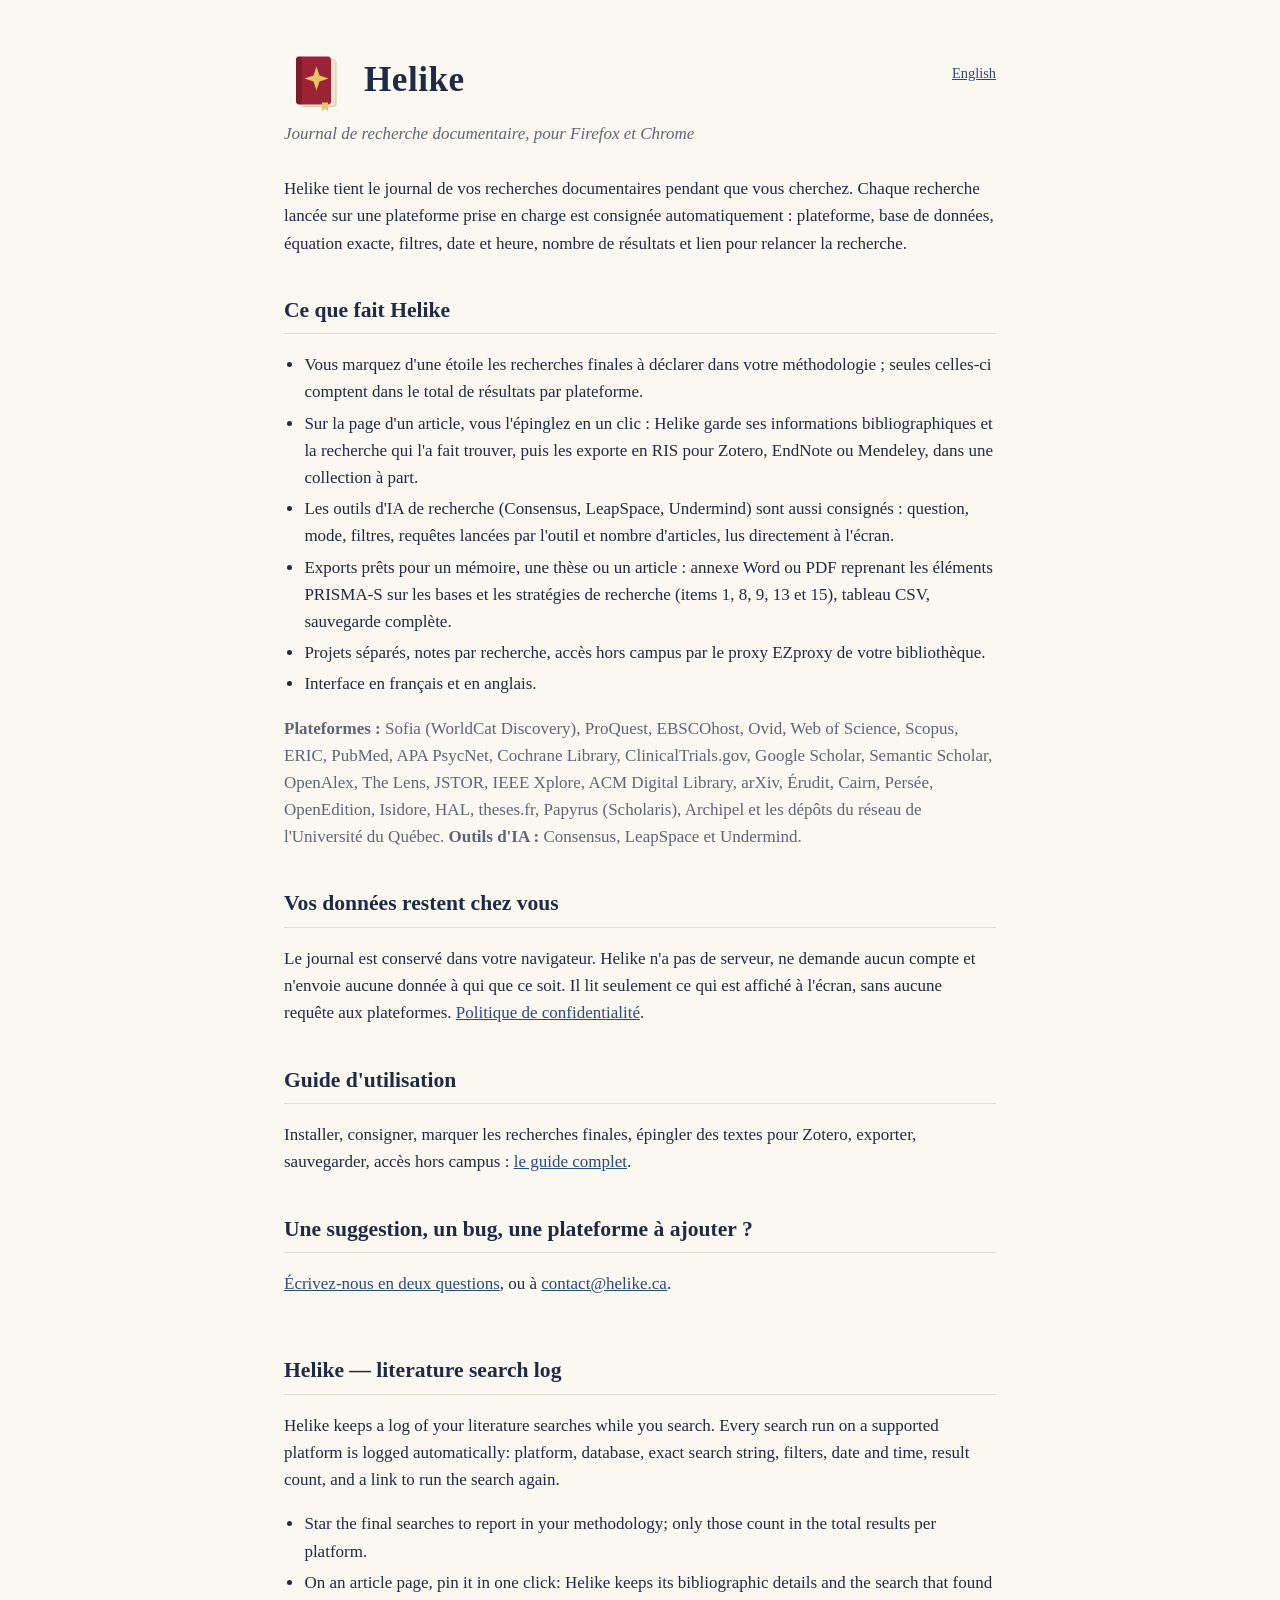
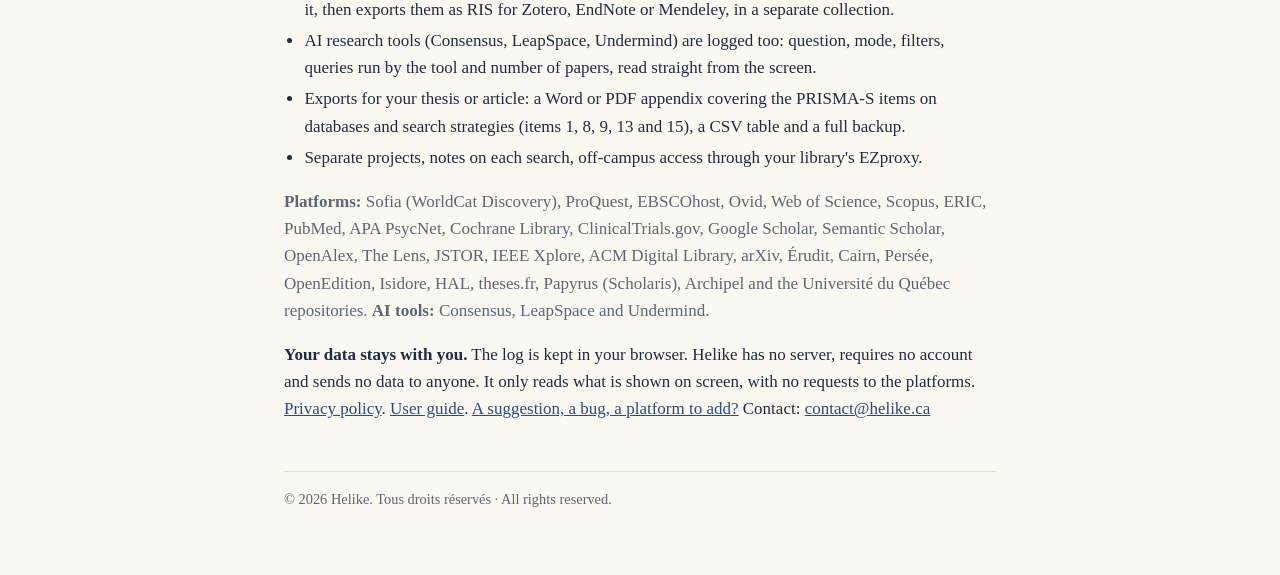
<file: index.html>
<!DOCTYPE html>
<html lang="fr">
<head>
<meta charset="utf-8">
<meta name="viewport" content="width=device-width, initial-scale=1">
<title>Helike — journal de recherche documentaire</title>
<meta name="description" content="Extension Firefox et Chrome qui consigne automatiquement chaque recherche documentaire : équation, filtres, date, nombre de résultats, puis exporte une annexe méthodologique reprenant les éléments PRISMA-S sur les bases et les stratégies de recherche.">
<link rel="icon" href="favicon.png">
<link rel="stylesheet" href="style.css">
</head>
<body>
<main>
  <p class="lang"><a href="#en" lang="en">English</a></p>
  <header>
    <img src="logo.png" alt="">
    <h1>Helike</h1>
  </header>
  <p class="tag">Journal de recherche documentaire, pour Firefox et Chrome</p>

  <p>Helike tient le journal de vos recherches documentaires pendant que vous cherchez. Chaque recherche lancée sur une plateforme prise en charge est consignée automatiquement : plateforme, base de données, équation exacte, filtres, date et heure, nombre de résultats et lien pour relancer la recherche.</p>

  <h2>Ce que fait Helike</h2>
  <ul>
    <li>Vous marquez d'une étoile les recherches finales à déclarer dans votre méthodologie ; seules celles-ci comptent dans le total de résultats par plateforme.</li>
    <li>Sur la page d'un article, vous l'épinglez en un clic : Helike garde ses informations bibliographiques et la recherche qui l'a fait trouver, puis les exporte en RIS pour Zotero, EndNote ou Mendeley, dans une collection à part.</li>
    <li>Les outils d'IA de recherche (Consensus, LeapSpace, Undermind) sont aussi consignés : question, mode, filtres, requêtes lancées par l'outil et nombre d'articles, lus directement à l'écran.</li>
    <li>Exports prêts pour un mémoire, une thèse ou un article : annexe Word ou PDF reprenant les éléments PRISMA-S sur les bases et les stratégies de recherche (items 1, 8, 9, 13 et 15), tableau CSV, sauvegarde complète.</li>
    <li>Projets séparés, notes par recherche, accès hors campus par le proxy EZproxy de votre bibliothèque.</li>
    <li>Interface en français et en anglais.</li>
  </ul>
  <p class="platforms"><strong>Plateformes :</strong> Sofia (WorldCat Discovery), ProQuest, EBSCOhost, Ovid, Web of Science, Scopus, ERIC, PubMed, APA PsycNet, Cochrane Library, ClinicalTrials.gov, Google Scholar, Semantic Scholar, OpenAlex, The Lens, JSTOR, IEEE Xplore, ACM Digital Library, arXiv, Érudit, Cairn, Persée, OpenEdition, Isidore, HAL, theses.fr, Papyrus (Scholaris), Archipel et les dépôts du réseau de l'Université du Québec. <strong>Outils d'IA :</strong> Consensus, LeapSpace et Undermind.</p>

  <h2>Vos données restent chez vous</h2>
  <p>Le journal est conservé dans votre navigateur. Helike n'a pas de serveur, ne demande aucun compte et n'envoie aucune donnée à qui que ce soit. Il lit seulement ce qui est affiché à l'écran, sans aucune requête aux plateformes. <a href="confidentialite.html">Politique de confidentialité</a>.</p>

  <h2>Guide d'utilisation</h2>
  <p>Installer, consigner, marquer les recherches finales, épingler des textes pour Zotero, exporter, sauvegarder, accès hors campus : <a href="guide.html">le guide complet</a>.</p>

  <h2>Une suggestion, un bug, une plateforme à ajouter&nbsp;?</h2>
  <p><a href="https://docs.google.com/forms/d/e/1FAIpQLSe7uaMrdlYzTh2SAk1WCn-XUjPD6K7WmzuD_Lf5RYGt21luvQ/viewform">Écrivez-nous en deux questions</a>, ou à <a href="mailto:contact@helike.ca">contact@helike.ca</a>.</p>

  <section class="en" id="en" lang="en">
    <h2>Helike — literature search log</h2>
    <p>Helike keeps a log of your literature searches while you search. Every search run on a supported platform is logged automatically: platform, database, exact search string, filters, date and time, result count, and a link to run the search again.</p>
    <ul>
      <li>Star the final searches to report in your methodology; only those count in the total results per platform.</li>
      <li>On an article page, pin it in one click: Helike keeps its bibliographic details and the search that found it, then exports them as RIS for Zotero, EndNote or Mendeley, in a separate collection.</li>
      <li>AI research tools (Consensus, LeapSpace, Undermind) are logged too: question, mode, filters, queries run by the tool and number of papers, read straight from the screen.</li>
      <li>Exports for your thesis or article: a Word or PDF appendix covering the PRISMA-S items on databases and search strategies (items 1, 8, 9, 13 and 15), a CSV table and a full backup.</li>
      <li>Separate projects, notes on each search, off-campus access through your library's EZproxy.</li>
    </ul>
    <p class="platforms"><strong>Platforms:</strong> Sofia (WorldCat Discovery), ProQuest, EBSCOhost, Ovid, Web of Science, Scopus, ERIC, PubMed, APA PsycNet, Cochrane Library, ClinicalTrials.gov, Google Scholar, Semantic Scholar, OpenAlex, The Lens, JSTOR, IEEE Xplore, ACM Digital Library, arXiv, Érudit, Cairn, Persée, OpenEdition, Isidore, HAL, theses.fr, Papyrus (Scholaris), Archipel and the Université du Québec repositories. <strong>AI tools:</strong> Consensus, LeapSpace and Undermind.</p>
    <p><strong>Your data stays with you.</strong> The log is kept in your browser. Helike has no server, requires no account and sends no data to anyone. It only reads what is shown on screen, with no requests to the platforms. <a href="confidentialite.html#en">Privacy policy</a>. <a href="guide.html#en">User guide</a>. <a href="https://docs.google.com/forms/d/e/1FAIpQLSds3YNCCOYb06Co3VNR_ipqxJ22HIlTQAzhvXdJSnXeCwVnEw/viewform">A suggestion, a bug, a platform to add?</a> Contact: <a href="mailto:contact@helike.ca">contact@helike.ca</a></p>
  </section>

  <footer>© 2026 Helike. Tous droits réservés · All rights reserved.</footer>
</main>
</body>
</html>
</file>
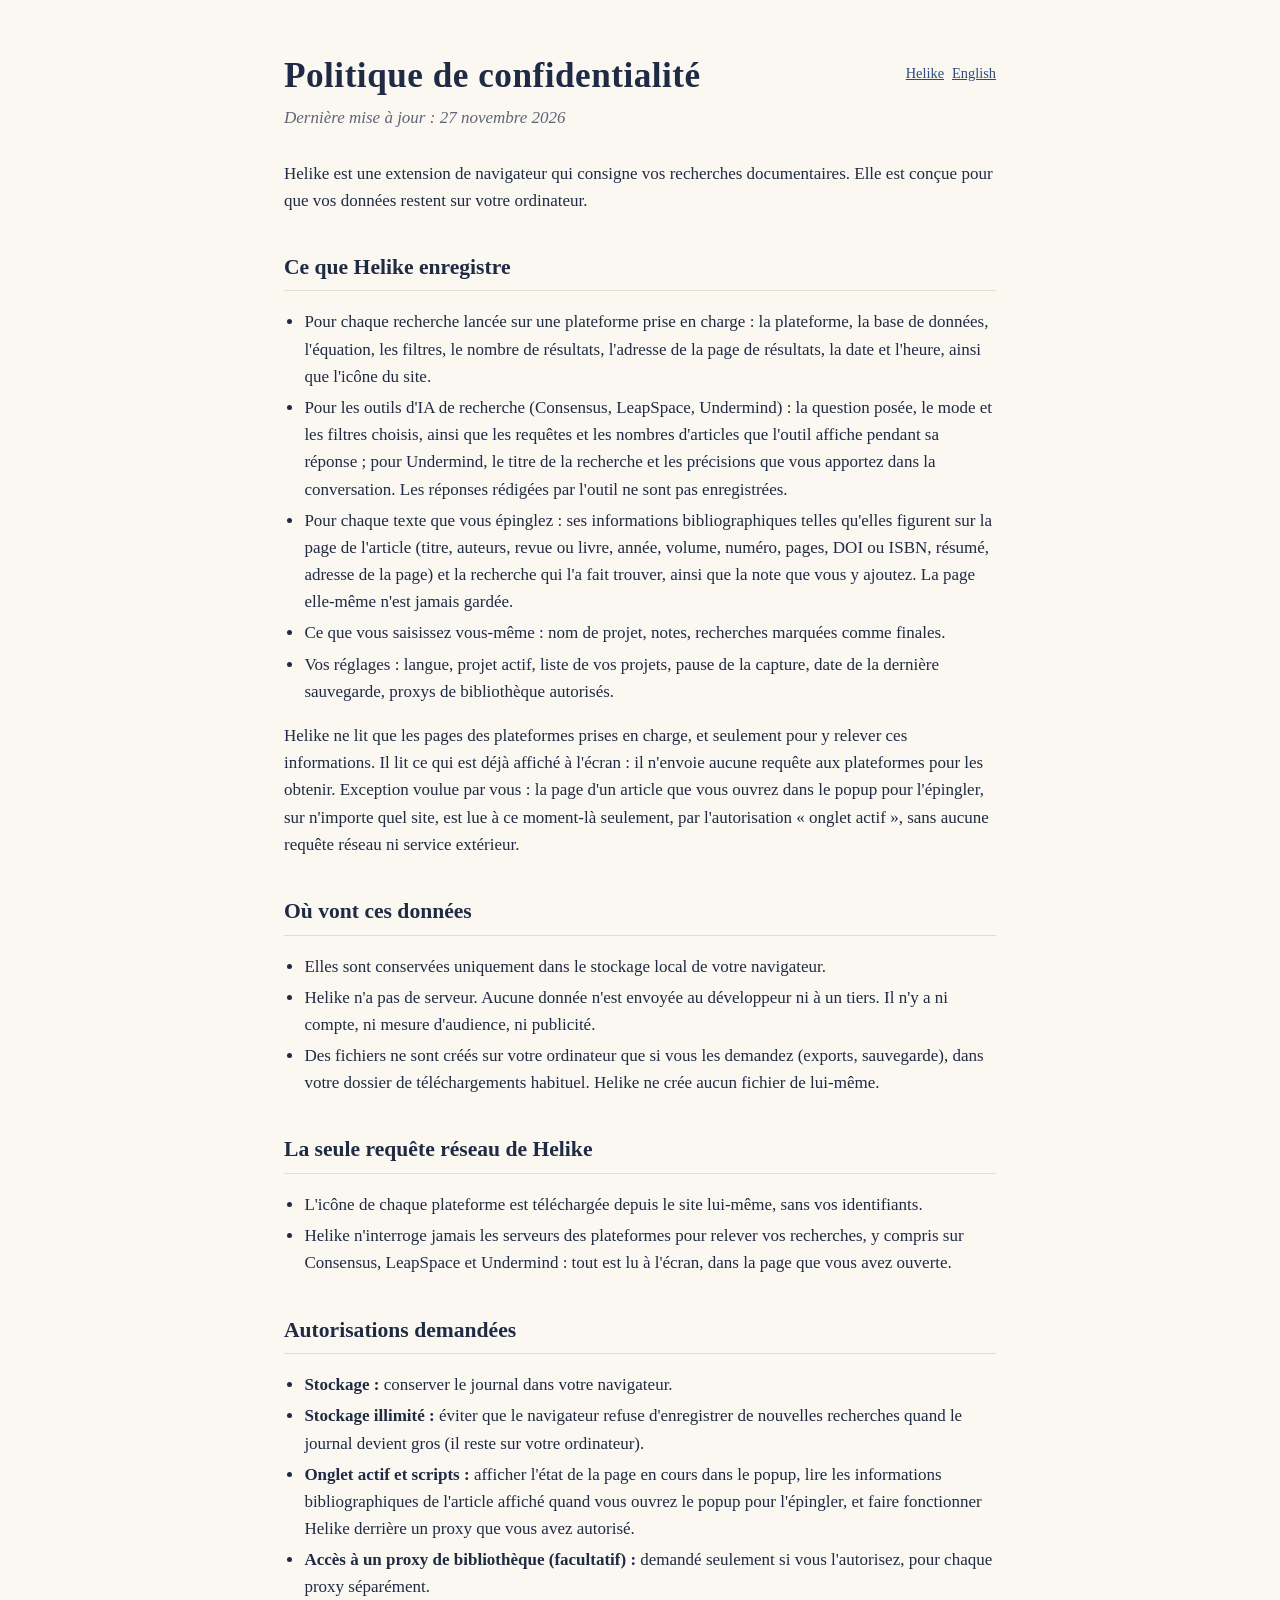
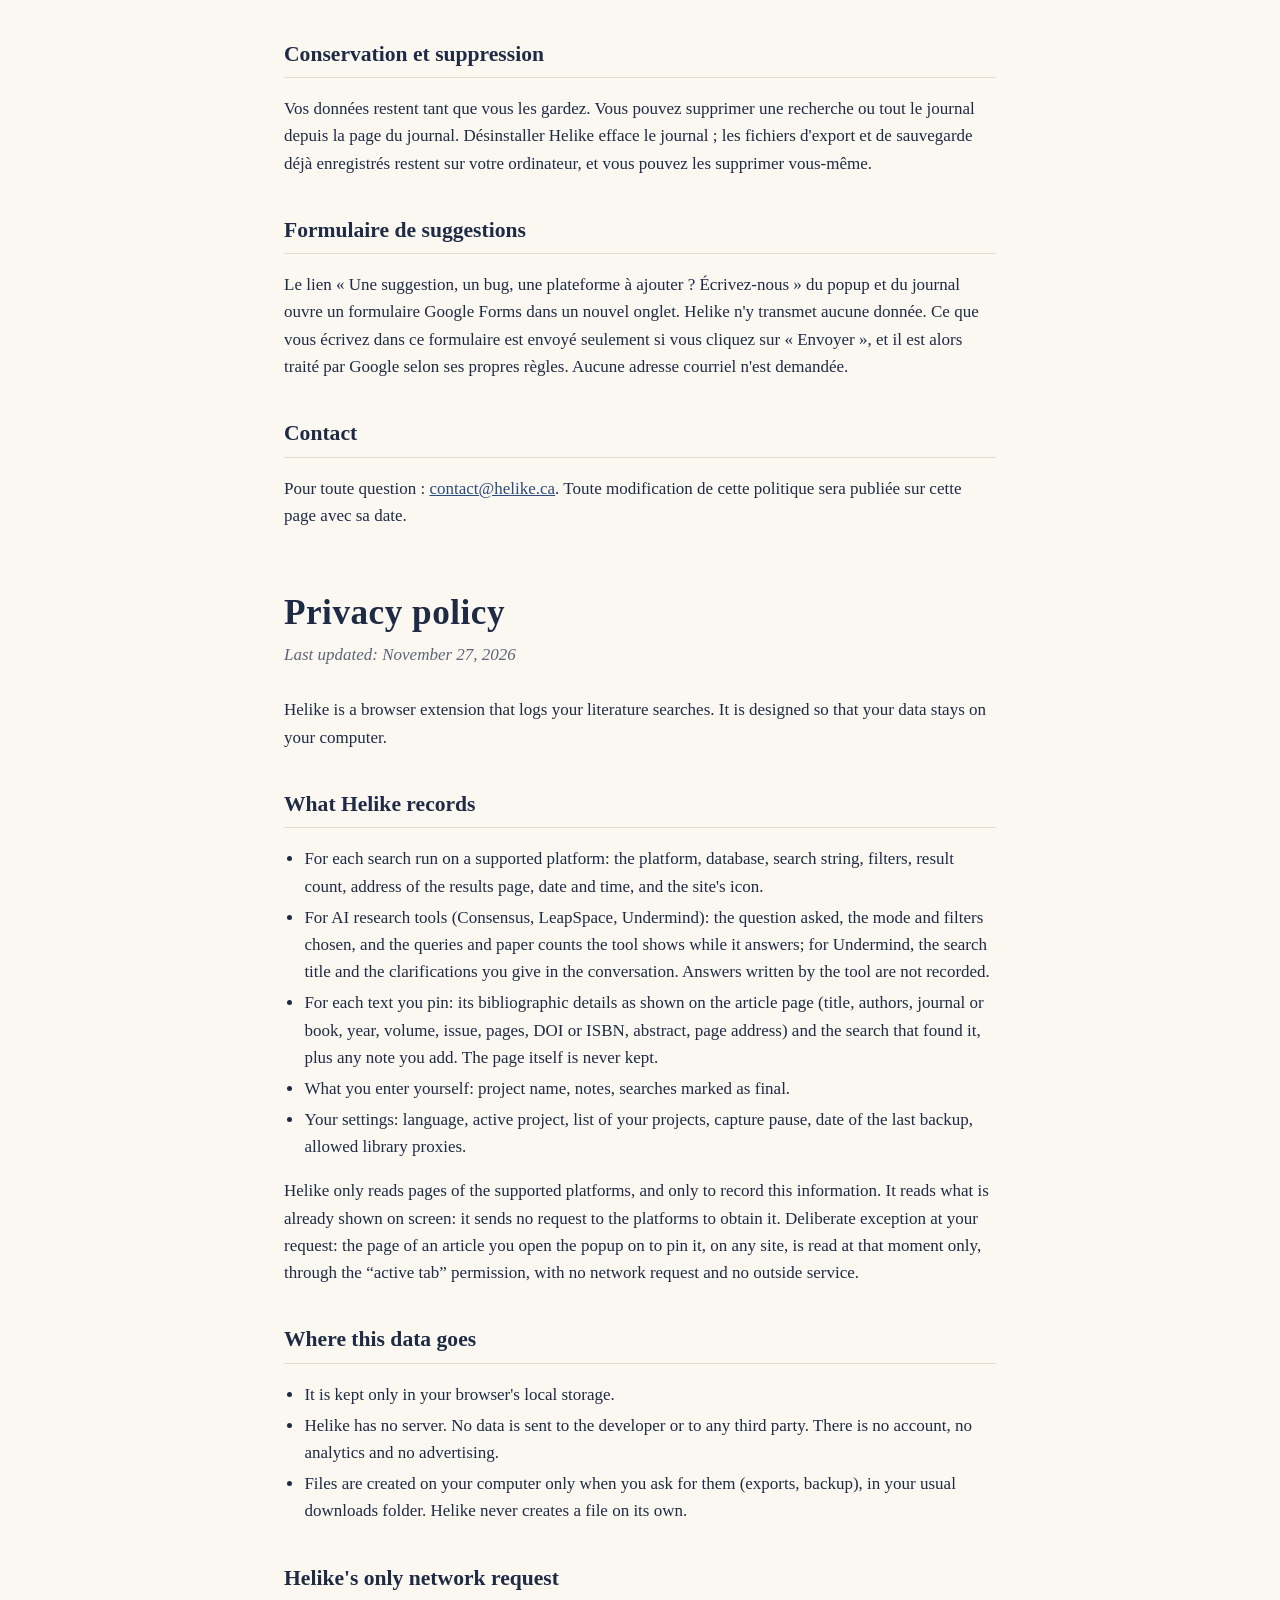
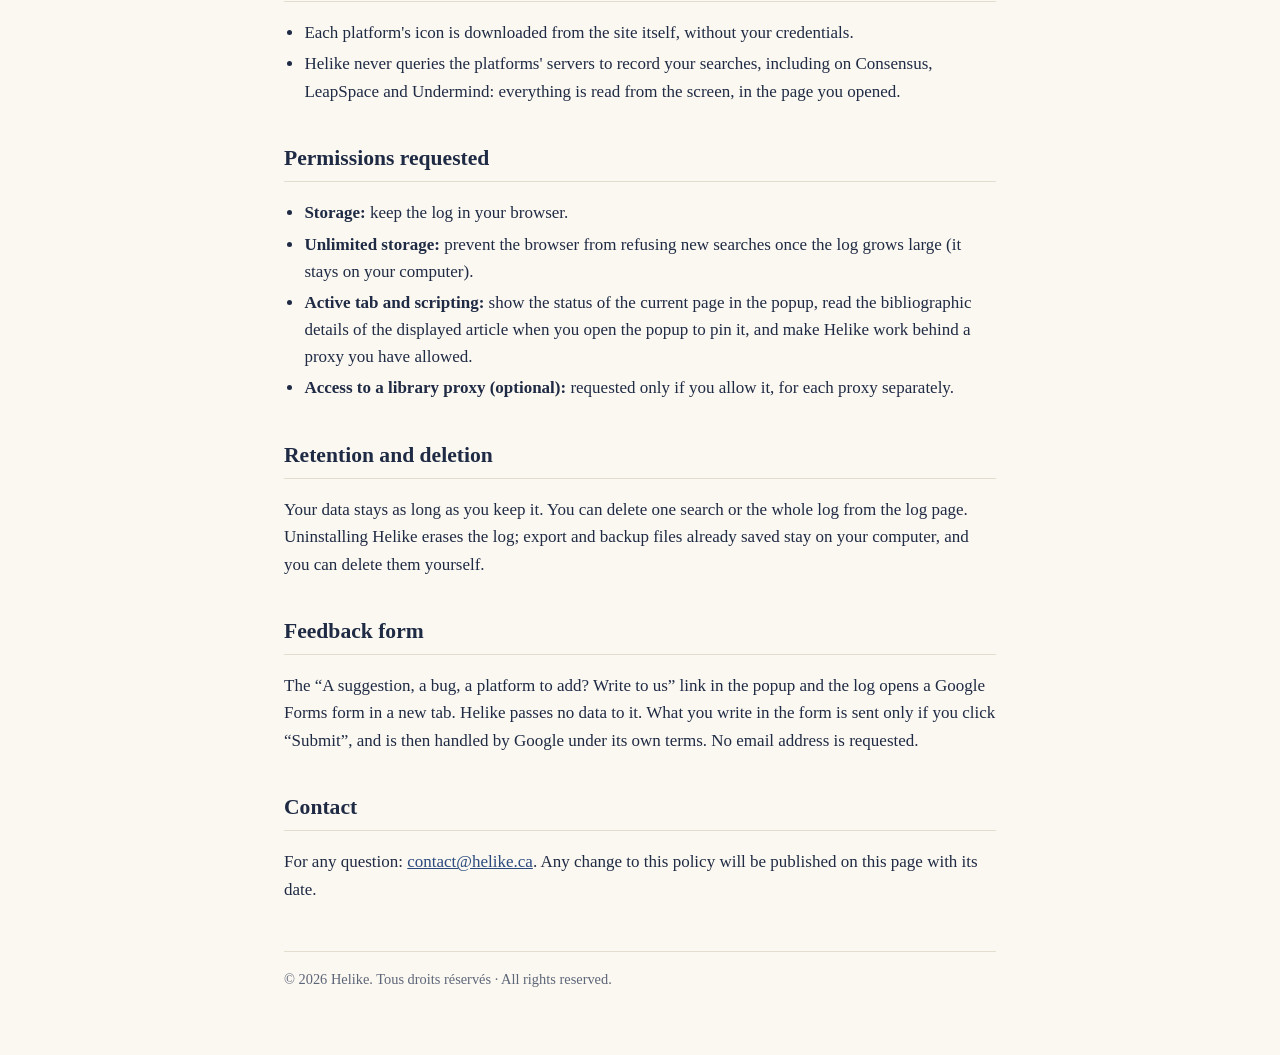
<file: confidentialite.html>
<!DOCTYPE html>
<html lang="fr">
<head>
<meta charset="utf-8">
<meta name="viewport" content="width=device-width, initial-scale=1">
<title>Helike — politique de confidentialité · privacy policy</title>
<link rel="icon" href="favicon.png">
<link rel="stylesheet" href="style.css">
</head>
<body>
<main>
  <p class="lang"><a href="index.html">Helike</a><a href="#en" lang="en">English</a></p>
  <h1>Politique de confidentialité</h1>
  <p class="tag">Dernière mise à jour : 27 novembre 2026</p>
  <p>Helike est une extension de navigateur qui consigne vos recherches documentaires. Elle est conçue pour que vos données restent sur votre ordinateur.</p>

  <h2>Ce que Helike enregistre</h2>
  <ul>
    <li>Pour chaque recherche lancée sur une plateforme prise en charge : la plateforme, la base de données, l'équation, les filtres, le nombre de résultats, l'adresse de la page de résultats, la date et l'heure, ainsi que l'icône du site.</li>
    <li>Pour les outils d'IA de recherche (Consensus, LeapSpace, Undermind) : la question posée, le mode et les filtres choisis, ainsi que les requêtes et les nombres d'articles que l'outil affiche pendant sa réponse ; pour Undermind, le titre de la recherche et les précisions que vous apportez dans la conversation. Les réponses rédigées par l'outil ne sont pas enregistrées.</li>
    <li>Pour chaque texte que vous épinglez : ses informations bibliographiques telles qu'elles figurent sur la page de l'article (titre, auteurs, revue ou livre, année, volume, numéro, pages, DOI ou ISBN, résumé, adresse de la page) et la recherche qui l'a fait trouver, ainsi que la note que vous y ajoutez. La page elle-même n'est jamais gardée.</li>
    <li>Ce que vous saisissez vous-même : nom de projet, notes, recherches marquées comme finales.</li>
    <li>Vos réglages : langue, projet actif, liste de vos projets, pause de la capture, date de la dernière sauvegarde, proxys de bibliothèque autorisés.</li>
  </ul>
  <p>Helike ne lit que les pages des plateformes prises en charge, et seulement pour y relever ces informations. Il lit ce qui est déjà affiché à l'écran : il n'envoie aucune requête aux plateformes pour les obtenir. Exception voulue par vous : la page d'un article que vous ouvrez dans le popup pour l'épingler, sur n'importe quel site, est lue à ce moment-là seulement, par l'autorisation «&nbsp;onglet actif&nbsp;», sans aucune requête réseau ni service extérieur.</p>

  <h2>Où vont ces données</h2>
  <ul>
    <li>Elles sont conservées uniquement dans le stockage local de votre navigateur.</li>
    <li>Helike n'a pas de serveur. Aucune donnée n'est envoyée au développeur ni à un tiers. Il n'y a ni compte, ni mesure d'audience, ni publicité.</li>
    <li>Des fichiers ne sont créés sur votre ordinateur que si vous les demandez (exports, sauvegarde), dans votre dossier de téléchargements habituel. Helike ne crée aucun fichier de lui-même.</li>
  </ul>

  <h2>La seule requête réseau de Helike</h2>
  <ul>
    <li>L'icône de chaque plateforme est téléchargée depuis le site lui-même, sans vos identifiants.</li>
    <li>Helike n'interroge jamais les serveurs des plateformes pour relever vos recherches, y compris sur Consensus, LeapSpace et Undermind : tout est lu à l'écran, dans la page que vous avez ouverte.</li>
  </ul>

  <h2>Autorisations demandées</h2>
  <ul>
    <li><strong>Stockage :</strong> conserver le journal dans votre navigateur.</li>
    <li><strong>Stockage illimité :</strong> éviter que le navigateur refuse d'enregistrer de nouvelles recherches quand le journal devient gros (il reste sur votre ordinateur).</li>
    <li><strong>Onglet actif et scripts :</strong> afficher l'état de la page en cours dans le popup, lire les informations bibliographiques de l'article affiché quand vous ouvrez le popup pour l'épingler, et faire fonctionner Helike derrière un proxy que vous avez autorisé.</li>
    <li><strong>Accès à un proxy de bibliothèque (facultatif) :</strong> demandé seulement si vous l'autorisez, pour chaque proxy séparément.</li>
  </ul>

  <h2>Conservation et suppression</h2>
  <p>Vos données restent tant que vous les gardez. Vous pouvez supprimer une recherche ou tout le journal depuis la page du journal. Désinstaller Helike efface le journal ; les fichiers d'export et de sauvegarde déjà enregistrés restent sur votre ordinateur, et vous pouvez les supprimer vous-même.</p>

  <h2>Formulaire de suggestions</h2>
  <p>Le lien «&nbsp;Une suggestion, un bug, une plateforme à ajouter&nbsp;? Écrivez-nous&nbsp;» du popup et du journal ouvre un formulaire Google Forms dans un nouvel onglet. Helike n'y transmet aucune donnée. Ce que vous écrivez dans ce formulaire est envoyé seulement si vous cliquez sur «&nbsp;Envoyer&nbsp;», et il est alors traité par Google selon ses propres règles. Aucune adresse courriel n'est demandée.</p>

  <h2>Contact</h2>
  <p>Pour toute question : <a href="mailto:contact@helike.ca">contact@helike.ca</a>. Toute modification de cette politique sera publiée sur cette page avec sa date.</p>

  <section class="en" id="en" lang="en">
    <h1>Privacy policy</h1>
    <p class="tag">Last updated: November 27, 2026</p>
    <p>Helike is a browser extension that logs your literature searches. It is designed so that your data stays on your computer.</p>

    <h2>What Helike records</h2>
    <ul>
      <li>For each search run on a supported platform: the platform, database, search string, filters, result count, address of the results page, date and time, and the site's icon.</li>
      <li>For AI research tools (Consensus, LeapSpace, Undermind): the question asked, the mode and filters chosen, and the queries and paper counts the tool shows while it answers; for Undermind, the search title and the clarifications you give in the conversation. Answers written by the tool are not recorded.</li>
      <li>For each text you pin: its bibliographic details as shown on the article page (title, authors, journal or book, year, volume, issue, pages, DOI or ISBN, abstract, page address) and the search that found it, plus any note you add. The page itself is never kept.</li>
      <li>What you enter yourself: project name, notes, searches marked as final.</li>
      <li>Your settings: language, active project, list of your projects, capture pause, date of the last backup, allowed library proxies.</li>
    </ul>
    <p>Helike only reads pages of the supported platforms, and only to record this information. It reads what is already shown on screen: it sends no request to the platforms to obtain it. Deliberate exception at your request: the page of an article you open the popup on to pin it, on any site, is read at that moment only, through the “active tab” permission, with no network request and no outside service.</p>

    <h2>Where this data goes</h2>
    <ul>
      <li>It is kept only in your browser's local storage.</li>
      <li>Helike has no server. No data is sent to the developer or to any third party. There is no account, no analytics and no advertising.</li>
      <li>Files are created on your computer only when you ask for them (exports, backup), in your usual downloads folder. Helike never creates a file on its own.</li>
    </ul>

    <h2>Helike's only network request</h2>
    <ul>
      <li>Each platform's icon is downloaded from the site itself, without your credentials.</li>
      <li>Helike never queries the platforms' servers to record your searches, including on Consensus, LeapSpace and Undermind: everything is read from the screen, in the page you opened.</li>
    </ul>

    <h2>Permissions requested</h2>
    <ul>
      <li><strong>Storage:</strong> keep the log in your browser.</li>
      <li><strong>Unlimited storage:</strong> prevent the browser from refusing new searches once the log grows large (it stays on your computer).</li>
      <li><strong>Active tab and scripting:</strong> show the status of the current page in the popup, read the bibliographic details of the displayed article when you open the popup to pin it, and make Helike work behind a proxy you have allowed.</li>
      <li><strong>Access to a library proxy (optional):</strong> requested only if you allow it, for each proxy separately.</li>
    </ul>

    <h2>Retention and deletion</h2>
    <p>Your data stays as long as you keep it. You can delete one search or the whole log from the log page. Uninstalling Helike erases the log; export and backup files already saved stay on your computer, and you can delete them yourself.</p>

    <h2>Feedback form</h2>
    <p>The “A suggestion, a bug, a platform to add? Write to us” link in the popup and the log opens a Google Forms form in a new tab. Helike passes no data to it. What you write in the form is sent only if you click “Submit”, and is then handled by Google under its own terms. No email address is requested.</p>

    <h2>Contact</h2>
    <p>For any question: <a href="mailto:contact@helike.ca">contact@helike.ca</a>. Any change to this policy will be published on this page with its date.</p>
  </section>

  <footer>© 2026 Helike. Tous droits réservés · All rights reserved.</footer>
</main>
</body>
</html>
</file>
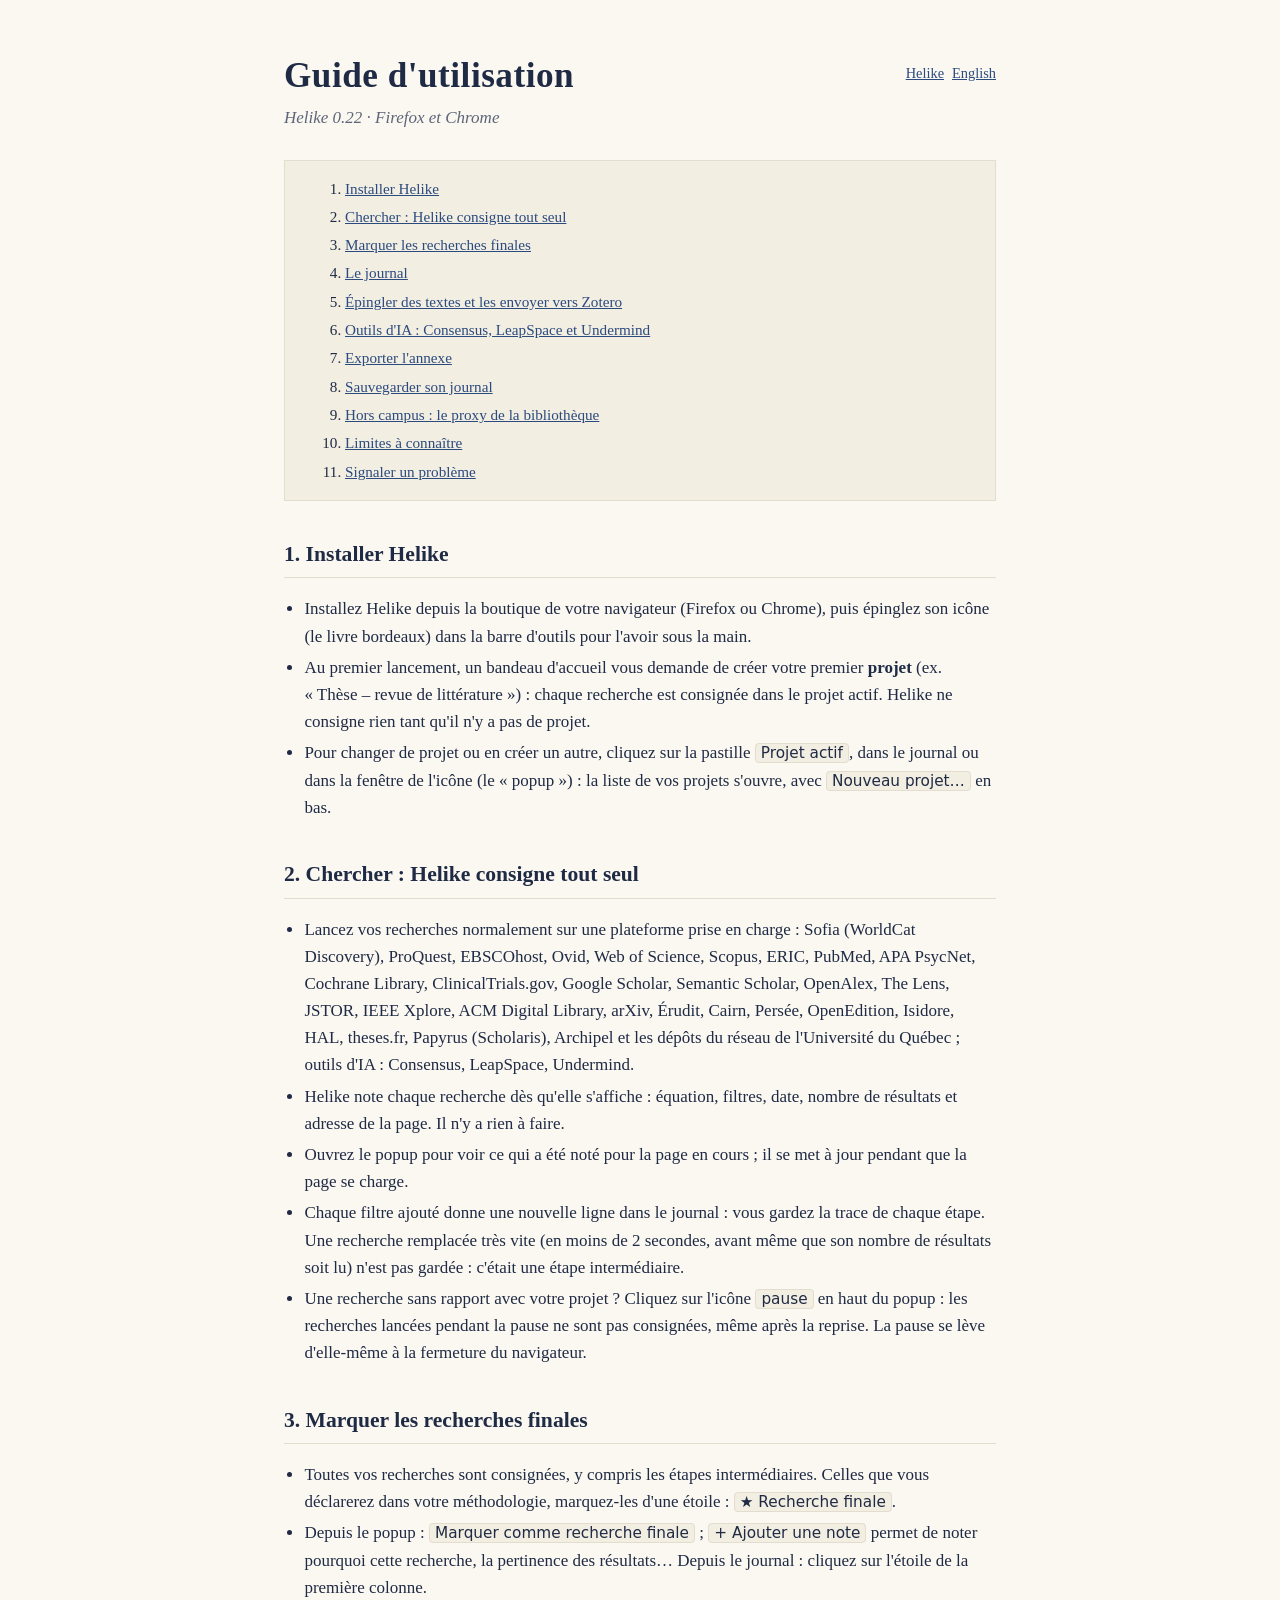
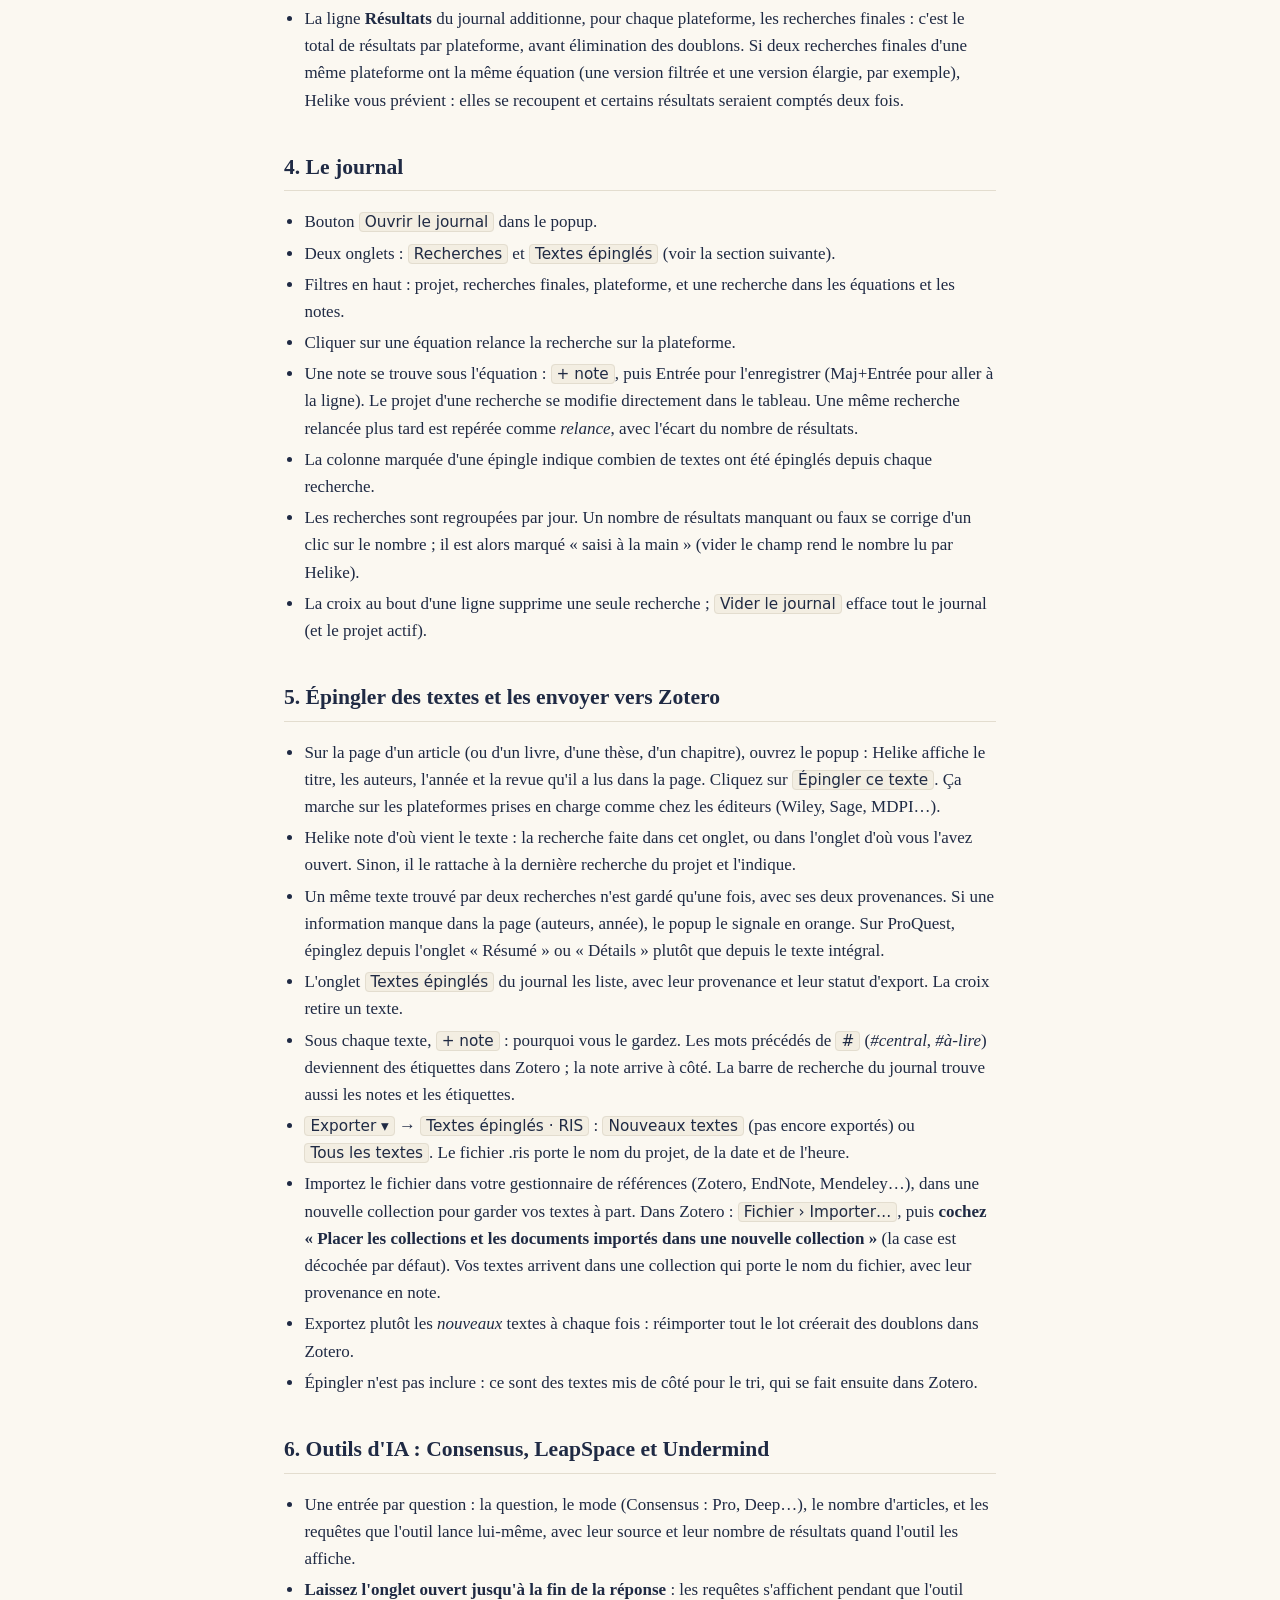
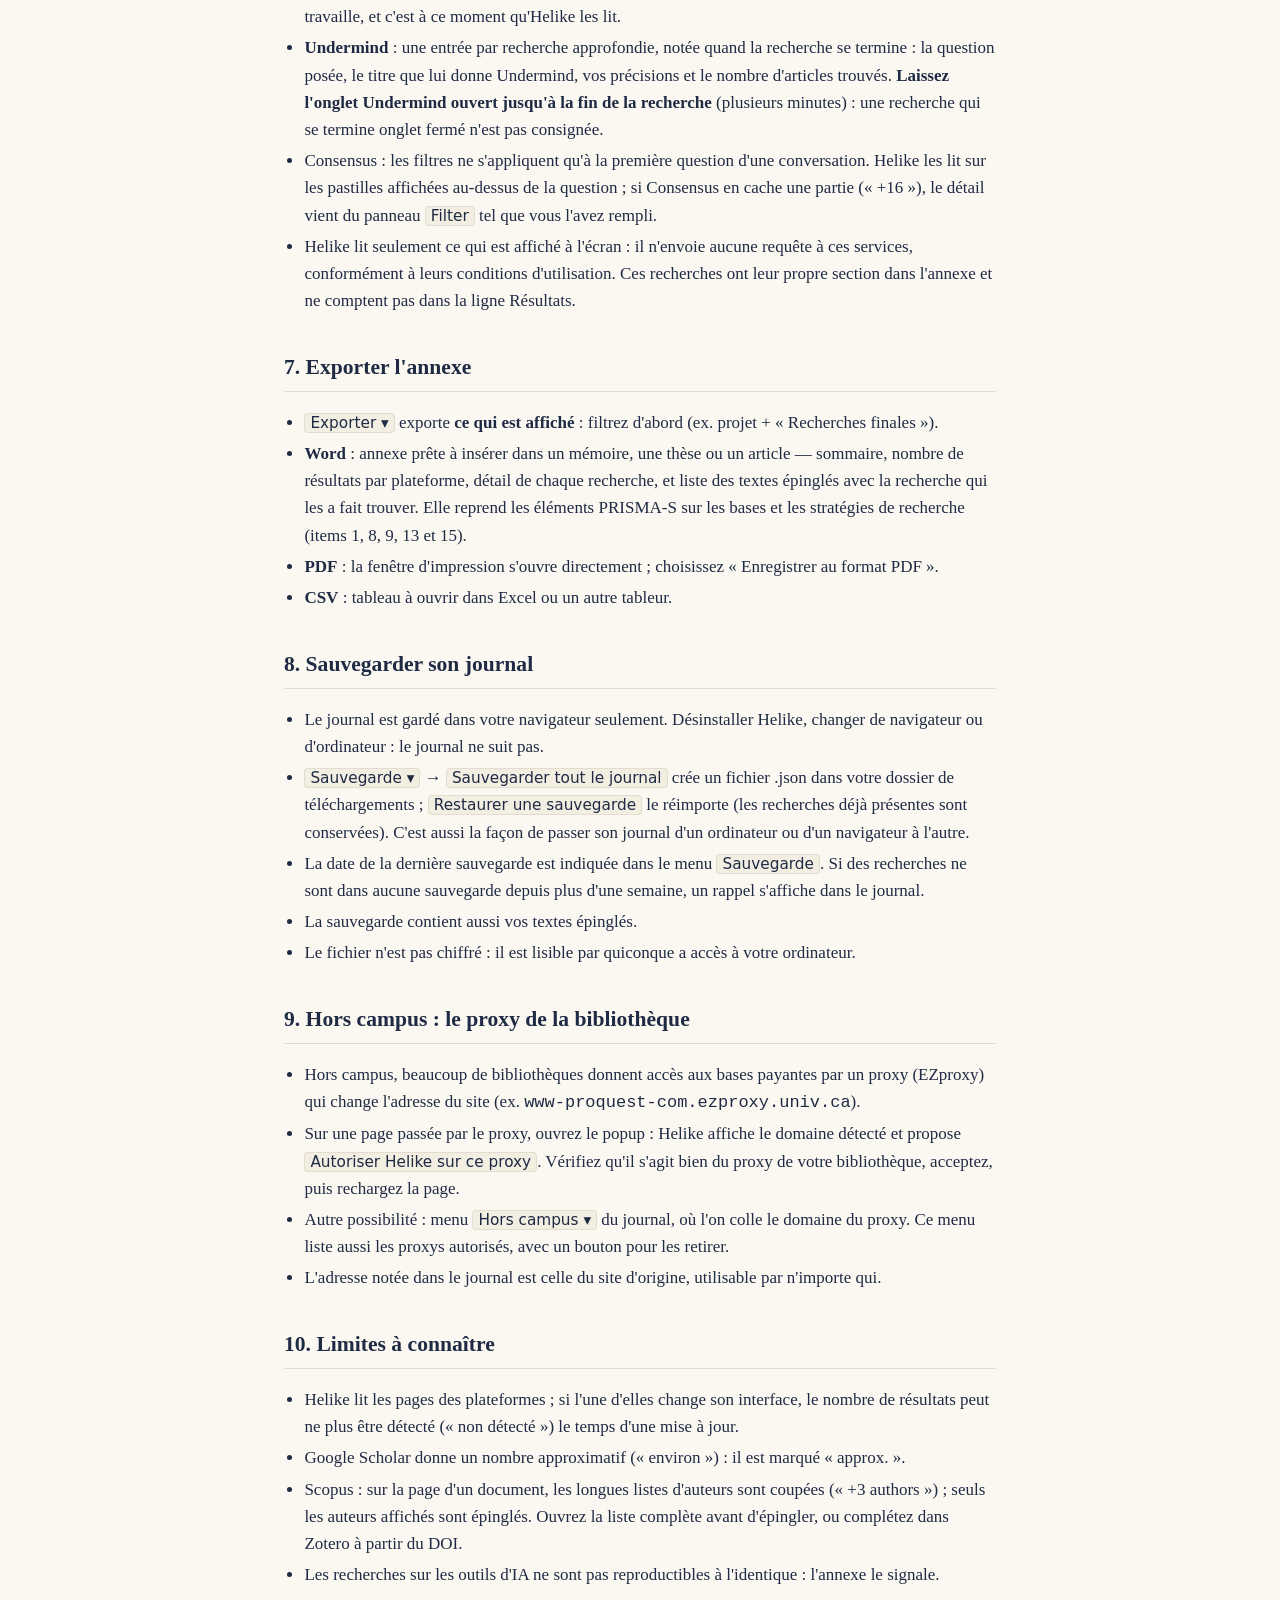
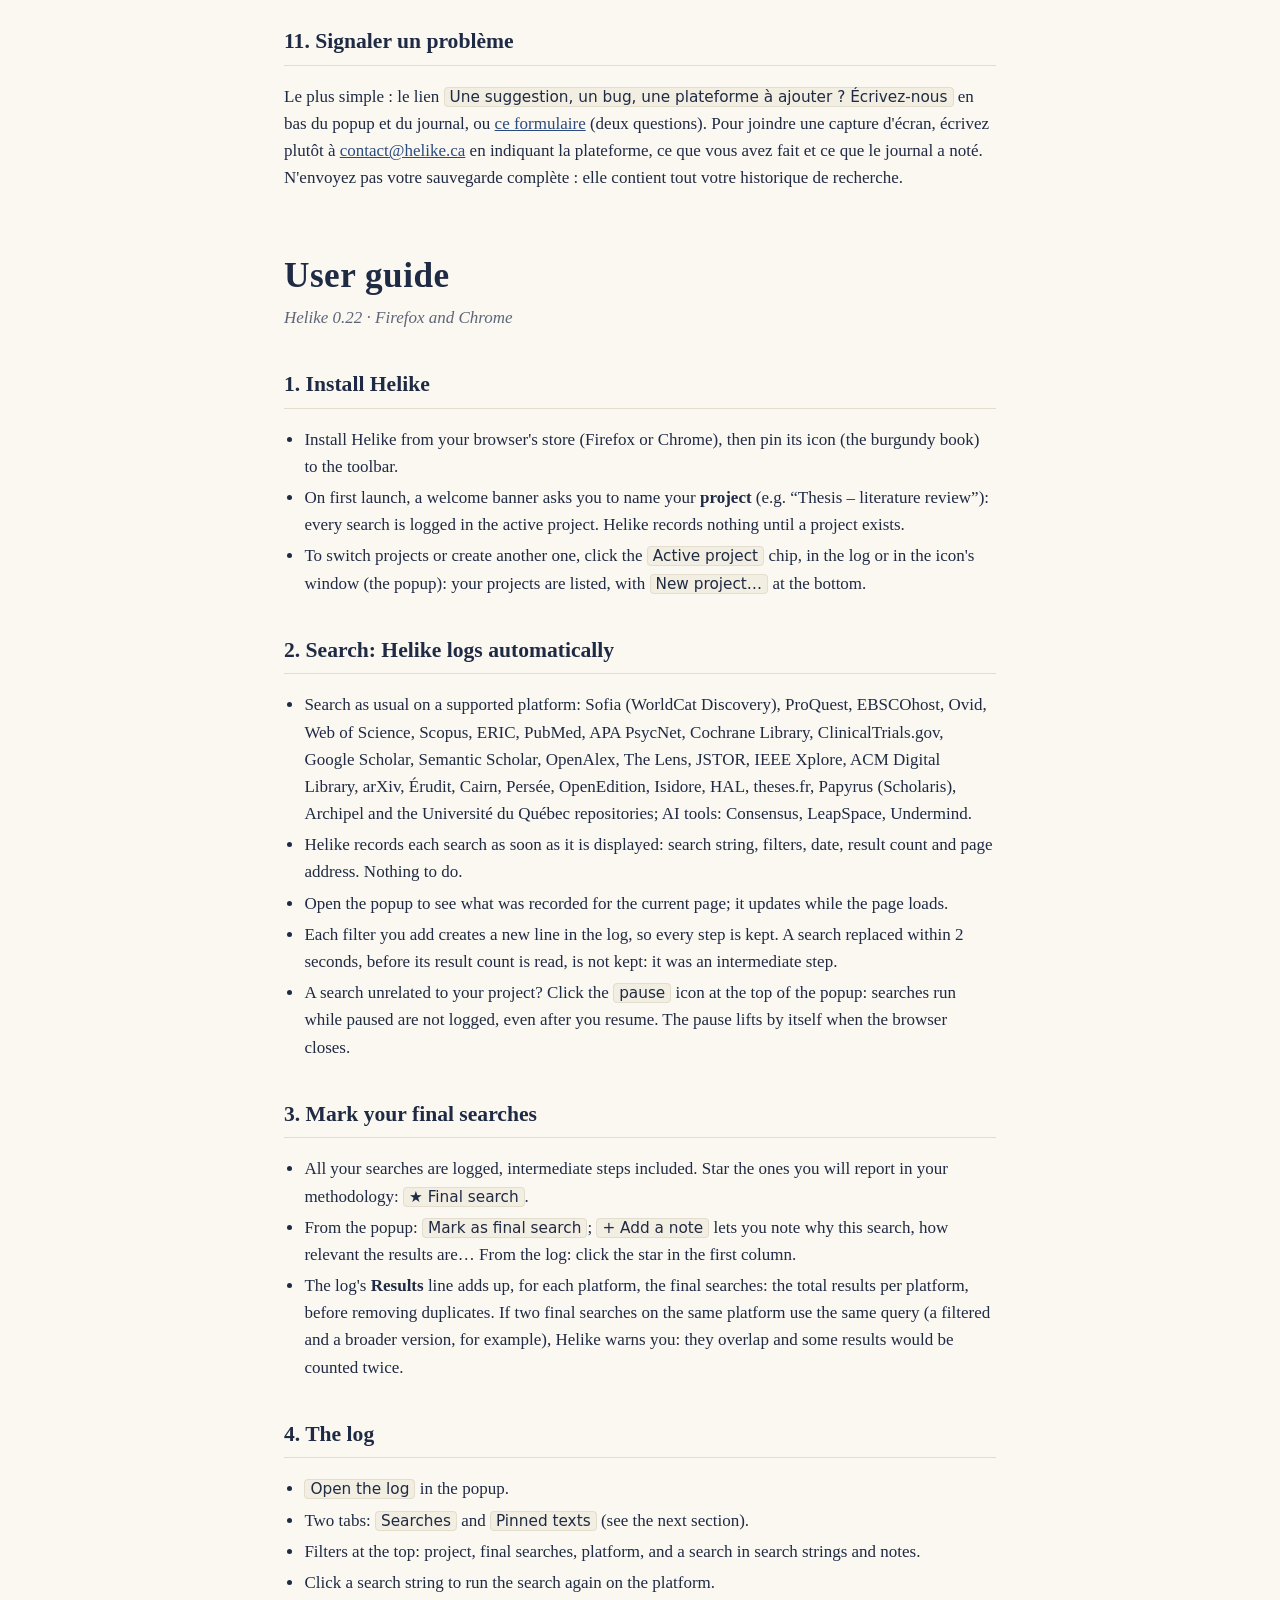
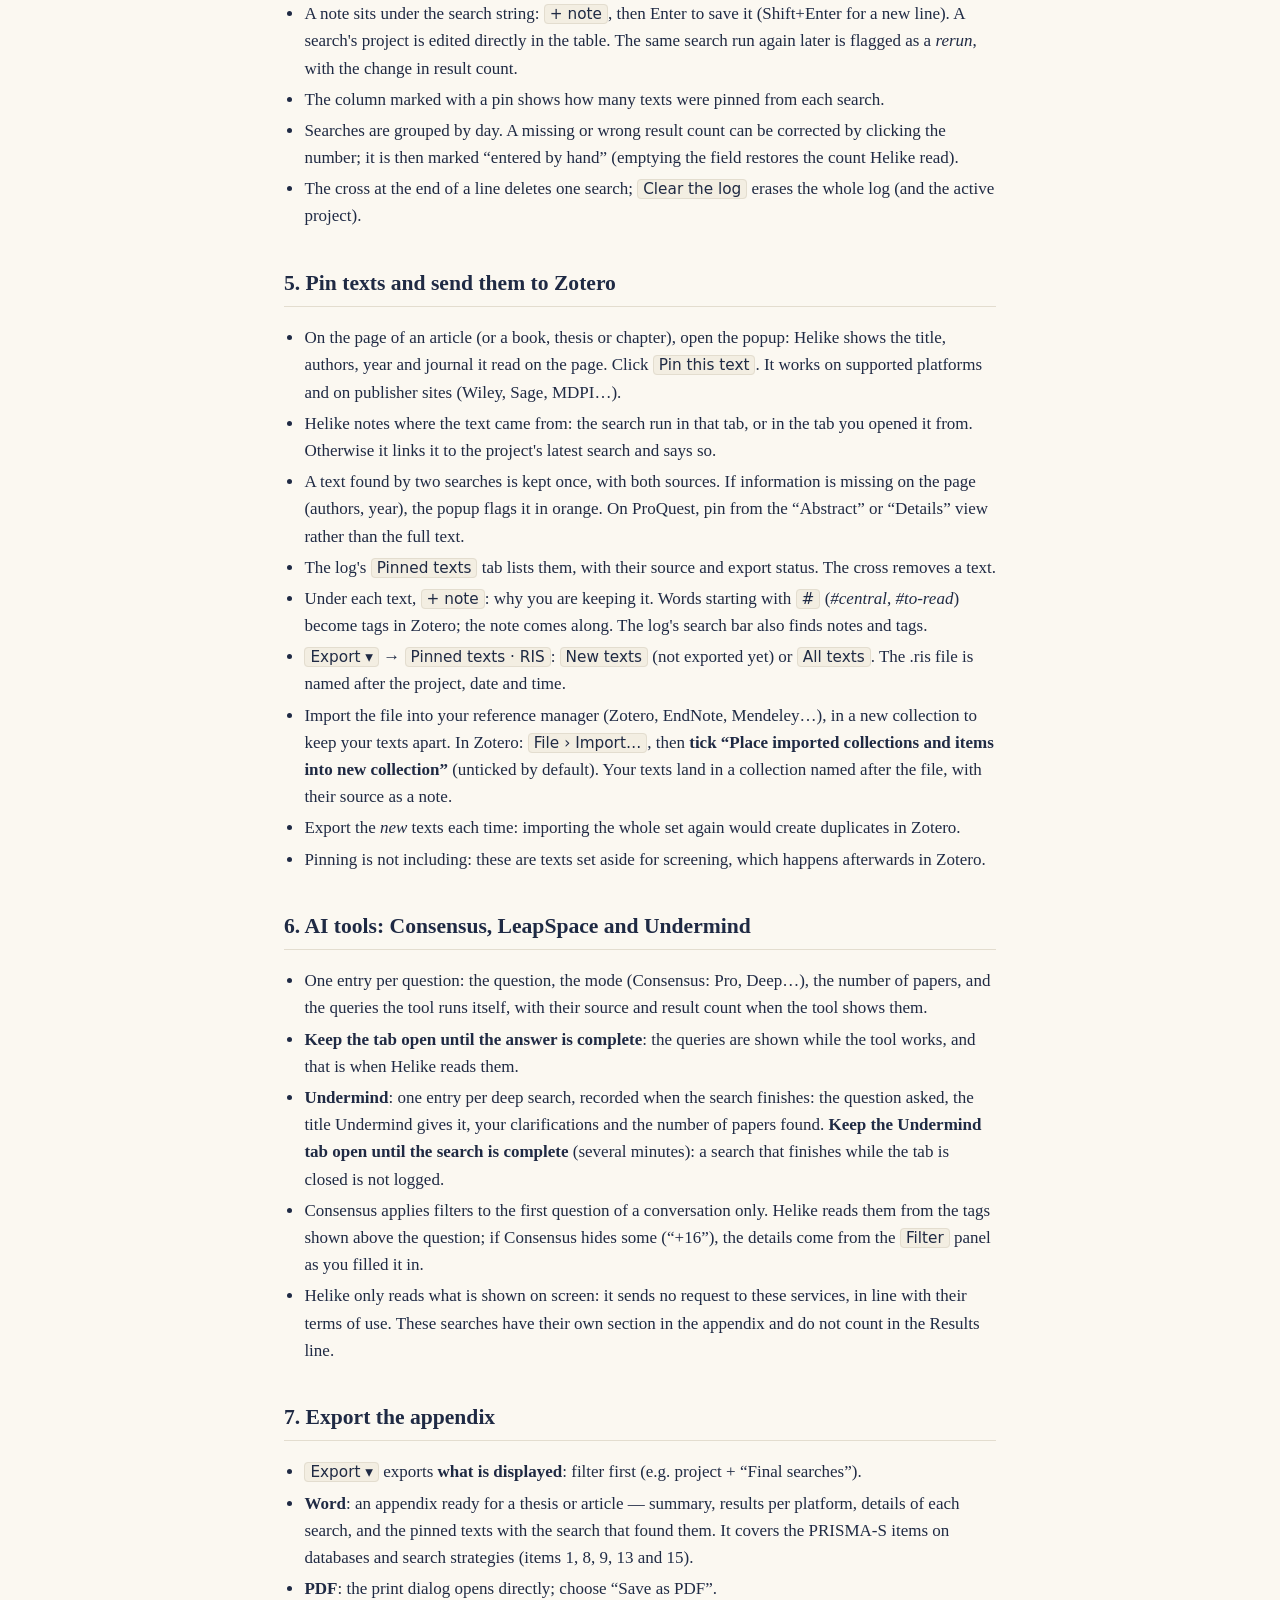
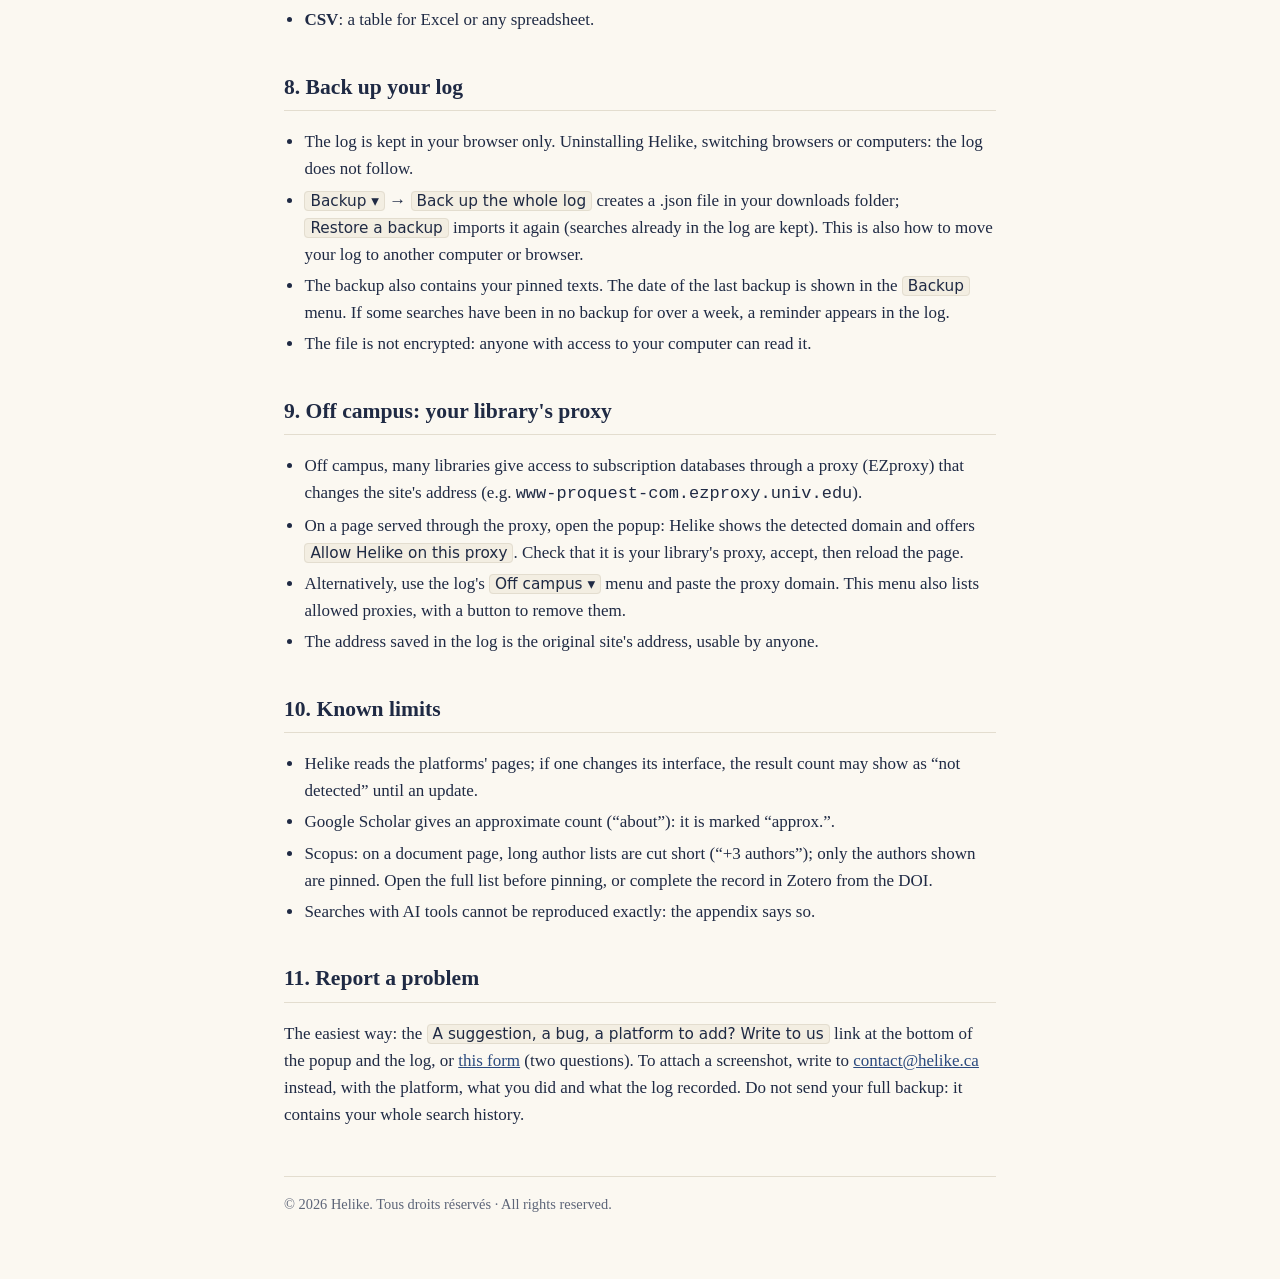
<file: guide.html>
<!DOCTYPE html>
<html lang="fr">
<head>
<meta charset="utf-8">
<meta name="viewport" content="width=device-width, initial-scale=1">
<title>Helike — guide d'utilisation · user guide</title>
<meta name="description" content="Guide d'utilisation d'Helike : installer, consigner ses recherches, marquer les recherches finales, épingler des textes pour Zotero, exporter l'annexe, sauvegarder, accès hors campus.">
<link rel="icon" href="favicon.png">
<link rel="stylesheet" href="style.css">
</head>
<body>
<main>
  <p class="lang"><a href="index.html">Helike</a><a href="#en" lang="en">English</a></p>
  <h1>Guide d'utilisation</h1>
  <p class="tag">Helike 0.22 · Firefox et Chrome</p>

  <nav class="toc"><ol>
    <li><a href="#installer">Installer Helike</a></li>
    <li><a href="#chercher">Chercher : Helike consigne tout seul</a></li>
    <li><a href="#retenir">Marquer les recherches finales</a></li>
    <li><a href="#journal">Le journal</a></li>
    <li><a href="#epingler">Épingler des textes et les envoyer vers Zotero</a></li>
    <li><a href="#ia">Outils d'IA : Consensus, LeapSpace et Undermind</a></li>
    <li><a href="#exporter">Exporter l'annexe</a></li>
    <li><a href="#sauvegarder">Sauvegarder son journal</a></li>
    <li><a href="#proxy">Hors campus : le proxy de la bibliothèque</a></li>
    <li><a href="#limites">Limites à connaître</a></li>
    <li><a href="#aide">Signaler un problème</a></li>
  </ol></nav>

  <h2 id="installer">1. Installer Helike</h2>
  <ul>
    <li>Installez Helike depuis la boutique de votre navigateur (Firefox ou Chrome), puis épinglez son icône (le livre bordeaux) dans la barre d'outils pour l'avoir sous la main.</li>
    <li>Au premier lancement, un bandeau d'accueil vous demande de créer votre premier <strong>projet</strong> (ex. «&nbsp;Thèse – revue de littérature&nbsp;») : chaque recherche est consignée dans le projet actif. Helike ne consigne rien tant qu'il n'y a pas de projet.</li>
    <li>Pour changer de projet ou en créer un autre, cliquez sur la pastille <span class="k">Projet actif</span>, dans le journal ou dans la fenêtre de l'icône (le «&nbsp;popup&nbsp;») : la liste de vos projets s'ouvre, avec <span class="k">Nouveau projet…</span> en bas.</li>
  </ul>

  <h2 id="chercher">2. Chercher : Helike consigne tout seul</h2>
  <ul>
    <li>Lancez vos recherches normalement sur une plateforme prise en charge : Sofia (WorldCat Discovery), ProQuest, EBSCOhost, Ovid, Web of Science, Scopus, ERIC, PubMed, APA PsycNet, Cochrane Library, ClinicalTrials.gov, Google Scholar, Semantic Scholar, OpenAlex, The Lens, JSTOR, IEEE Xplore, ACM Digital Library, arXiv, Érudit, Cairn, Persée, OpenEdition, Isidore, HAL, theses.fr, Papyrus (Scholaris), Archipel et les dépôts du réseau de l'Université du Québec ; outils d'IA : Consensus, LeapSpace, Undermind.</li>
    <li>Helike note chaque recherche dès qu'elle s'affiche : équation, filtres, date, nombre de résultats et adresse de la page. Il n'y a rien à faire.</li>
    <li>Ouvrez le popup pour voir ce qui a été noté pour la page en cours ; il se met à jour pendant que la page se charge.</li>
    <li>Chaque filtre ajouté donne une nouvelle ligne dans le journal : vous gardez la trace de chaque étape. Une recherche remplacée très vite (en moins de 2 secondes, avant même que son nombre de résultats soit lu) n'est pas gardée : c'était une étape intermédiaire.</li>
    <li>Une recherche sans rapport avec votre projet ? Cliquez sur l'icône <span class="k">pause</span> en haut du popup : les recherches lancées pendant la pause ne sont pas consignées, même après la reprise. La pause se lève d'elle-même à la fermeture du navigateur.</li>
  </ul>

  <h2 id="retenir">3. Marquer les recherches finales</h2>
  <ul>
    <li>Toutes vos recherches sont consignées, y compris les étapes intermédiaires. Celles que vous déclarerez dans votre méthodologie, marquez-les d'une étoile : <span class="k">★ Recherche finale</span>.</li>
    <li>Depuis le popup : <span class="k">Marquer comme recherche finale</span> ; <span class="k">+ Ajouter une note</span> permet de noter pourquoi cette recherche, la pertinence des résultats… Depuis le journal : cliquez sur l'étoile de la première colonne.</li>
    <li>La ligne <strong>Résultats</strong> du journal additionne, pour chaque plateforme, les recherches finales : c'est le total de résultats par plateforme, avant élimination des doublons. Si deux recherches finales d'une même plateforme ont la même équation (une version filtrée et une version élargie, par exemple), Helike vous prévient : elles se recoupent et certains résultats seraient comptés deux fois.</li>
  </ul>

  <h2 id="journal">4. Le journal</h2>
  <ul>
    <li>Bouton <span class="k">Ouvrir le journal</span> dans le popup.</li>
    <li>Deux onglets : <span class="k">Recherches</span> et <span class="k">Textes épinglés</span> (voir la section suivante).</li>
    <li>Filtres en haut : projet, recherches finales, plateforme, et une recherche dans les équations et les notes.</li>
    <li>Cliquer sur une équation relance la recherche sur la plateforme.</li>
    <li>Une note se trouve sous l'équation : <span class="k">+ note</span>, puis Entrée pour l'enregistrer (Maj+Entrée pour aller à la ligne). Le projet d'une recherche se modifie directement dans le tableau. Une même recherche relancée plus tard est repérée comme <em>relance</em>, avec l'écart du nombre de résultats.</li>
    <li>La colonne marquée d'une épingle indique combien de textes ont été épinglés depuis chaque recherche.</li>
    <li>Les recherches sont regroupées par jour. Un nombre de résultats manquant ou faux se corrige d'un clic sur le nombre ; il est alors marqué «&nbsp;saisi à la main&nbsp;» (vider le champ rend le nombre lu par Helike).</li>
    <li>La croix au bout d'une ligne supprime une seule recherche ; <span class="k">Vider le journal</span> efface tout le journal (et le projet actif).</li>
  </ul>

  <h2 id="epingler">5. Épingler des textes et les envoyer vers Zotero</h2>
  <ul>
    <li>Sur la page d'un article (ou d'un livre, d'une thèse, d'un chapitre), ouvrez le popup : Helike affiche le titre, les auteurs, l'année et la revue qu'il a lus dans la page. Cliquez sur <span class="k">Épingler ce texte</span>. Ça marche sur les plateformes prises en charge comme chez les éditeurs (Wiley, Sage, MDPI…).</li>
    <li>Helike note d'où vient le texte : la recherche faite dans cet onglet, ou dans l'onglet d'où vous l'avez ouvert. Sinon, il le rattache à la dernière recherche du projet et l'indique.</li>
    <li>Un même texte trouvé par deux recherches n'est gardé qu'une fois, avec ses deux provenances. Si une information manque dans la page (auteurs, année), le popup le signale en orange. Sur ProQuest, épinglez depuis l'onglet «&nbsp;Résumé&nbsp;» ou «&nbsp;Détails&nbsp;» plutôt que depuis le texte intégral.</li>
    <li>L'onglet <span class="k">Textes épinglés</span> du journal les liste, avec leur provenance et leur statut d'export. La croix retire un texte.</li>
    <li>Sous chaque texte, <span class="k">+ note</span> : pourquoi vous le gardez. Les mots précédés de <span class="k">#</span> (<em>#central</em>, <em>#à-lire</em>) deviennent des étiquettes dans Zotero ; la note arrive à côté. La barre de recherche du journal trouve aussi les notes et les étiquettes.</li>
    <li><span class="k">Exporter ▾</span> → <span class="k">Textes épinglés · RIS</span> : <span class="k">Nouveaux textes</span> (pas encore exportés) ou <span class="k">Tous les textes</span>. Le fichier .ris porte le nom du projet, de la date et de l'heure.</li>
    <li>Importez le fichier dans votre gestionnaire de références (Zotero, EndNote, Mendeley…), dans une nouvelle collection pour garder vos textes à part. Dans Zotero : <span class="k">Fichier › Importer…</span>, puis <strong>cochez «&nbsp;Placer les collections et les documents importés dans une nouvelle collection&nbsp;»</strong> (la case est décochée par défaut). Vos textes arrivent dans une collection qui porte le nom du fichier, avec leur provenance en note.</li>
    <li>Exportez plutôt les <em>nouveaux</em> textes à chaque fois : réimporter tout le lot créerait des doublons dans Zotero.</li>
    <li>Épingler n'est pas inclure : ce sont des textes mis de côté pour le tri, qui se fait ensuite dans Zotero.</li>
  </ul>

  <h2 id="ia">6. Outils d'IA : Consensus, LeapSpace et Undermind</h2>
  <ul>
    <li>Une entrée par question : la question, le mode (Consensus : Pro, Deep…), le nombre d'articles, et les requêtes que l'outil lance lui-même, avec leur source et leur nombre de résultats quand l'outil les affiche.</li>
    <li><strong>Laissez l'onglet ouvert jusqu'à la fin de la réponse</strong> : les requêtes s'affichent pendant que l'outil travaille, et c'est à ce moment qu'Helike les lit.</li>
    <li><strong>Undermind</strong> : une entrée par recherche approfondie, notée quand la recherche se termine : la question posée, le titre que lui donne Undermind, vos précisions et le nombre d'articles trouvés. <strong>Laissez l'onglet Undermind ouvert jusqu'à la fin de la recherche</strong> (plusieurs minutes) : une recherche qui se termine onglet fermé n'est pas consignée.</li>
    <li>Consensus : les filtres ne s'appliquent qu'à la première question d'une conversation. Helike les lit sur les pastilles affichées au-dessus de la question ; si Consensus en cache une partie («&nbsp;+16&nbsp;»), le détail vient du panneau <span class="k">Filter</span> tel que vous l'avez rempli.</li>
    <li>Helike lit seulement ce qui est affiché à l'écran : il n'envoie aucune requête à ces services, conformément à leurs conditions d'utilisation. Ces recherches ont leur propre section dans l'annexe et ne comptent pas dans la ligne Résultats.</li>
  </ul>

  <h2 id="exporter">7. Exporter l'annexe</h2>
  <ul>
    <li><span class="k">Exporter ▾</span> exporte <strong>ce qui est affiché</strong> : filtrez d'abord (ex. projet + «&nbsp;Recherches finales&nbsp;»).</li>
    <li><strong>Word</strong> : annexe prête à insérer dans un mémoire, une thèse ou un article — sommaire, nombre de résultats par plateforme, détail de chaque recherche, et liste des textes épinglés avec la recherche qui les a fait trouver. Elle reprend les éléments PRISMA-S sur les bases et les stratégies de recherche (items 1, 8, 9, 13 et 15).</li>
    <li><strong>PDF</strong> : la fenêtre d'impression s'ouvre directement ; choisissez «&nbsp;Enregistrer au format PDF&nbsp;».</li>
    <li><strong>CSV</strong> : tableau à ouvrir dans Excel ou un autre tableur.</li>
  </ul>

  <h2 id="sauvegarder">8. Sauvegarder son journal</h2>
  <ul>
    <li>Le journal est gardé dans votre navigateur seulement. Désinstaller Helike, changer de navigateur ou d'ordinateur : le journal ne suit pas.</li>
    <li><span class="k">Sauvegarde ▾</span> → <span class="k">Sauvegarder tout le journal</span> crée un fichier .json dans votre dossier de téléchargements ; <span class="k">Restaurer une sauvegarde</span> le réimporte (les recherches déjà présentes sont conservées). C'est aussi la façon de passer son journal d'un ordinateur ou d'un navigateur à l'autre.</li>
    <li>La date de la dernière sauvegarde est indiquée dans le menu <span class="k">Sauvegarde</span>. Si des recherches ne sont dans aucune sauvegarde depuis plus d'une semaine, un rappel s'affiche dans le journal.</li>
    <li>La sauvegarde contient aussi vos textes épinglés.</li>
    <li>Le fichier n'est pas chiffré : il est lisible par quiconque a accès à votre ordinateur.</li>
  </ul>

  <h2 id="proxy">9. Hors campus : le proxy de la bibliothèque</h2>
  <ul>
    <li>Hors campus, beaucoup de bibliothèques donnent accès aux bases payantes par un proxy (EZproxy) qui change l'adresse du site (ex. <code>www-proquest-com.ezproxy.univ.ca</code>).</li>
    <li>Sur une page passée par le proxy, ouvrez le popup : Helike affiche le domaine détecté et propose <span class="k">Autoriser Helike sur ce proxy</span>. Vérifiez qu'il s'agit bien du proxy de votre bibliothèque, acceptez, puis rechargez la page.</li>
    <li>Autre possibilité : menu <span class="k">Hors campus ▾</span> du journal, où l'on colle le domaine du proxy. Ce menu liste aussi les proxys autorisés, avec un bouton pour les retirer.</li>
    <li>L'adresse notée dans le journal est celle du site d'origine, utilisable par n'importe qui.</li>
  </ul>

  <h2 id="limites">10. Limites à connaître</h2>
  <ul>
    <li>Helike lit les pages des plateformes ; si l'une d'elles change son interface, le nombre de résultats peut ne plus être détecté («&nbsp;non détecté&nbsp;») le temps d'une mise à jour.</li>
    <li>Google Scholar donne un nombre approximatif («&nbsp;environ&nbsp;») : il est marqué «&nbsp;approx.&nbsp;».</li>
    <li>Scopus : sur la page d'un document, les longues listes d'auteurs sont coupées («&nbsp;+3 authors&nbsp;») ; seuls les auteurs affichés sont épinglés. Ouvrez la liste complète avant d'épingler, ou complétez dans Zotero à partir du DOI.</li>
    <li>Les recherches sur les outils d'IA ne sont pas reproductibles à l'identique : l'annexe le signale.</li>
  </ul>

  <h2 id="aide">11. Signaler un problème</h2>
  <p>Le plus simple : le lien <span class="k">Une suggestion, un bug, une plateforme à ajouter&nbsp;? Écrivez-nous</span> en bas du popup et du journal, ou <a href="https://docs.google.com/forms/d/e/1FAIpQLSe7uaMrdlYzTh2SAk1WCn-XUjPD6K7WmzuD_Lf5RYGt21luvQ/viewform">ce formulaire</a> (deux questions). Pour joindre une capture d'écran, écrivez plutôt à <a href="mailto:contact@helike.ca">contact@helike.ca</a> en indiquant la plateforme, ce que vous avez fait et ce que le journal a noté. N'envoyez pas votre sauvegarde complète : elle contient tout votre historique de recherche.</p>

  <section class="en" id="en" lang="en">
    <h1>User guide</h1>
    <p class="tag">Helike 0.22 · Firefox and Chrome</p>

    <h2>1. Install Helike</h2>
    <ul>
      <li>Install Helike from your browser's store (Firefox or Chrome), then pin its icon (the burgundy book) to the toolbar.</li>
      <li>On first launch, a welcome banner asks you to name your <strong>project</strong> (e.g. “Thesis – literature review”): every search is logged in the active project. Helike records nothing until a project exists.</li>
      <li>To switch projects or create another one, click the <span class="k">Active project</span> chip, in the log or in the icon's window (the popup): your projects are listed, with <span class="k">New project…</span> at the bottom.</li>
    </ul>

    <h2>2. Search: Helike logs automatically</h2>
    <ul>
      <li>Search as usual on a supported platform: Sofia (WorldCat Discovery), ProQuest, EBSCOhost, Ovid, Web of Science, Scopus, ERIC, PubMed, APA PsycNet, Cochrane Library, ClinicalTrials.gov, Google Scholar, Semantic Scholar, OpenAlex, The Lens, JSTOR, IEEE Xplore, ACM Digital Library, arXiv, Érudit, Cairn, Persée, OpenEdition, Isidore, HAL, theses.fr, Papyrus (Scholaris), Archipel and the Université du Québec repositories; AI tools: Consensus, LeapSpace, Undermind.</li>
      <li>Helike records each search as soon as it is displayed: search string, filters, date, result count and page address. Nothing to do.</li>
      <li>Open the popup to see what was recorded for the current page; it updates while the page loads.</li>
      <li>Each filter you add creates a new line in the log, so every step is kept. A search replaced within 2 seconds, before its result count is read, is not kept: it was an intermediate step.</li>
      <li>A search unrelated to your project? Click the <span class="k">pause</span> icon at the top of the popup: searches run while paused are not logged, even after you resume. The pause lifts by itself when the browser closes.</li>
    </ul>

    <h2>3. Mark your final searches</h2>
    <ul>
      <li>All your searches are logged, intermediate steps included. Star the ones you will report in your methodology: <span class="k">★ Final search</span>.</li>
      <li>From the popup: <span class="k">Mark as final search</span>; <span class="k">+ Add a note</span> lets you note why this search, how relevant the results are… From the log: click the star in the first column.</li>
      <li>The log's <strong>Results</strong> line adds up, for each platform, the final searches: the total results per platform, before removing duplicates. If two final searches on the same platform use the same query (a filtered and a broader version, for example), Helike warns you: they overlap and some results would be counted twice.</li>
    </ul>

    <h2>4. The log</h2>
    <ul>
      <li><span class="k">Open the log</span> in the popup.</li>
      <li>Two tabs: <span class="k">Searches</span> and <span class="k">Pinned texts</span> (see the next section).</li>
      <li>Filters at the top: project, final searches, platform, and a search in search strings and notes.</li>
      <li>Click a search string to run the search again on the platform.</li>
      <li>A note sits under the search string: <span class="k">+ note</span>, then Enter to save it (Shift+Enter for a new line). A search's project is edited directly in the table. The same search run again later is flagged as a <em>rerun</em>, with the change in result count.</li>
      <li>The column marked with a pin shows how many texts were pinned from each search.</li>
      <li>Searches are grouped by day. A missing or wrong result count can be corrected by clicking the number; it is then marked “entered by hand” (emptying the field restores the count Helike read).</li>
      <li>The cross at the end of a line deletes one search; <span class="k">Clear the log</span> erases the whole log (and the active project).</li>
    </ul>

    <h2>5. Pin texts and send them to Zotero</h2>
    <ul>
      <li>On the page of an article (or a book, thesis or chapter), open the popup: Helike shows the title, authors, year and journal it read on the page. Click <span class="k">Pin this text</span>. It works on supported platforms and on publisher sites (Wiley, Sage, MDPI…).</li>
      <li>Helike notes where the text came from: the search run in that tab, or in the tab you opened it from. Otherwise it links it to the project's latest search and says so.</li>
      <li>A text found by two searches is kept once, with both sources. If information is missing on the page (authors, year), the popup flags it in orange. On ProQuest, pin from the “Abstract” or “Details” view rather than the full text.</li>
      <li>The log's <span class="k">Pinned texts</span> tab lists them, with their source and export status. The cross removes a text.</li>
      <li>Under each text, <span class="k">+ note</span>: why you are keeping it. Words starting with <span class="k">#</span> (<em>#central</em>, <em>#to-read</em>) become tags in Zotero; the note comes along. The log's search bar also finds notes and tags.</li>
      <li><span class="k">Export ▾</span> → <span class="k">Pinned texts · RIS</span>: <span class="k">New texts</span> (not exported yet) or <span class="k">All texts</span>. The .ris file is named after the project, date and time.</li>
      <li>Import the file into your reference manager (Zotero, EndNote, Mendeley…), in a new collection to keep your texts apart. In Zotero: <span class="k">File › Import…</span>, then <strong>tick “Place imported collections and items into new collection”</strong> (unticked by default). Your texts land in a collection named after the file, with their source as a note.</li>
      <li>Export the <em>new</em> texts each time: importing the whole set again would create duplicates in Zotero.</li>
      <li>Pinning is not including: these are texts set aside for screening, which happens afterwards in Zotero.</li>
    </ul>

    <h2>6. AI tools: Consensus, LeapSpace and Undermind</h2>
    <ul>
      <li>One entry per question: the question, the mode (Consensus: Pro, Deep…), the number of papers, and the queries the tool runs itself, with their source and result count when the tool shows them.</li>
      <li><strong>Keep the tab open until the answer is complete</strong>: the queries are shown while the tool works, and that is when Helike reads them.</li>
      <li><strong>Undermind</strong>: one entry per deep search, recorded when the search finishes: the question asked, the title Undermind gives it, your clarifications and the number of papers found. <strong>Keep the Undermind tab open until the search is complete</strong> (several minutes): a search that finishes while the tab is closed is not logged.</li>
      <li>Consensus applies filters to the first question of a conversation only. Helike reads them from the tags shown above the question; if Consensus hides some (“+16”), the details come from the <span class="k">Filter</span> panel as you filled it in.</li>
      <li>Helike only reads what is shown on screen: it sends no request to these services, in line with their terms of use. These searches have their own section in the appendix and do not count in the Results line.</li>
    </ul>

    <h2>7. Export the appendix</h2>
    <ul>
      <li><span class="k">Export ▾</span> exports <strong>what is displayed</strong>: filter first (e.g. project + “Final searches”).</li>
      <li><strong>Word</strong>: an appendix ready for a thesis or article — summary, results per platform, details of each search, and the pinned texts with the search that found them. It covers the PRISMA-S items on databases and search strategies (items 1, 8, 9, 13 and 15).</li>
      <li><strong>PDF</strong>: the print dialog opens directly; choose “Save as PDF”.</li>
      <li><strong>CSV</strong>: a table for Excel or any spreadsheet.</li>
    </ul>

    <h2>8. Back up your log</h2>
    <ul>
      <li>The log is kept in your browser only. Uninstalling Helike, switching browsers or computers: the log does not follow.</li>
      <li><span class="k">Backup ▾</span> → <span class="k">Back up the whole log</span> creates a .json file in your downloads folder; <span class="k">Restore a backup</span> imports it again (searches already in the log are kept). This is also how to move your log to another computer or browser.</li>
      <li>The backup also contains your pinned texts. The date of the last backup is shown in the <span class="k">Backup</span> menu. If some searches have been in no backup for over a week, a reminder appears in the log.</li>
      <li>The file is not encrypted: anyone with access to your computer can read it.</li>
    </ul>

    <h2>9. Off campus: your library's proxy</h2>
    <ul>
      <li>Off campus, many libraries give access to subscription databases through a proxy (EZproxy) that changes the site's address (e.g. <code>www-proquest-com.ezproxy.univ.edu</code>).</li>
      <li>On a page served through the proxy, open the popup: Helike shows the detected domain and offers <span class="k">Allow Helike on this proxy</span>. Check that it is your library's proxy, accept, then reload the page.</li>
      <li>Alternatively, use the log's <span class="k">Off campus ▾</span> menu and paste the proxy domain. This menu also lists allowed proxies, with a button to remove them.</li>
      <li>The address saved in the log is the original site's address, usable by anyone.</li>
    </ul>

    <h2>10. Known limits</h2>
    <ul>
      <li>Helike reads the platforms' pages; if one changes its interface, the result count may show as “not detected” until an update.</li>
      <li>Google Scholar gives an approximate count (“about”): it is marked “approx.”.</li>
      <li>Scopus: on a document page, long author lists are cut short (“+3 authors”); only the authors shown are pinned. Open the full list before pinning, or complete the record in Zotero from the DOI.</li>
      <li>Searches with AI tools cannot be reproduced exactly: the appendix says so.</li>
    </ul>

    <h2>11. Report a problem</h2>
    <p>The easiest way: the <span class="k">A suggestion, a bug, a platform to add? Write to us</span> link at the bottom of the popup and the log, or <a href="https://docs.google.com/forms/d/e/1FAIpQLSds3YNCCOYb06Co3VNR_ipqxJ22HIlTQAzhvXdJSnXeCwVnEw/viewform">this form</a> (two questions). To attach a screenshot, write to <a href="mailto:contact@helike.ca">contact@helike.ca</a> instead, with the platform, what you did and what the log recorded. Do not send your full backup: it contains your whole search history.</p>
  </section>

  <footer>© 2026 Helike. Tous droits réservés · All rights reserved.</footer>
</main>
</body>
</html>
</file>
<file: style.css>
:root { --bg: #fbf8f1; --ink: #1f2a44; --muted: #5d6578; --line: #e3ddcf; --accent: #2b4a7e; }
* { box-sizing: border-box; }
body { margin: 0; background: var(--bg); color: var(--ink); font: 17px/1.6 Georgia, "Times New Roman", serif; }
main { max-width: 760px; margin: 0 auto; padding: 48px 24px 64px; }
header { display: flex; align-items: center; gap: 16px; margin-bottom: 8px; }
header img { width: 64px; height: 64px; }
h1 { font-size: 2.2rem; margin: 0; letter-spacing: .5px; }
.tag { color: var(--muted); margin: 0 0 28px; font-style: italic; }
h2 { font-size: 1.35rem; margin: 36px 0 8px; padding-bottom: 6px; border-bottom: 1px solid var(--line); }
h3 { font-size: 1.05rem; margin: 22px 0 4px; }
ul { padding-left: 1.2em; }
li { margin: 4px 0; }
a { color: var(--accent); }
.lang { float: right; font-size: .9rem; }
.lang a { margin-left: 8px; }
.platforms { color: var(--muted); }
footer { margin-top: 48px; padding-top: 16px; border-top: 1px solid var(--line); color: var(--muted); font-size: .9rem; }
.en { margin-top: 56px; }
.toc { background: #f3eee2; border: 1px solid var(--line); padding: 12px 20px; margin: 20px 0; font-size: .95rem; }
.toc ol { margin: 4px 0; }
.k { font-family: system-ui, sans-serif; font-size: .9em; background: #f3eee2; border: 1px solid var(--line); border-radius: 4px; padding: 0 5px; white-space: nowrap; }
.tip { border-left: 3px solid var(--accent); padding: 4px 12px; color: var(--muted); }
</file>
